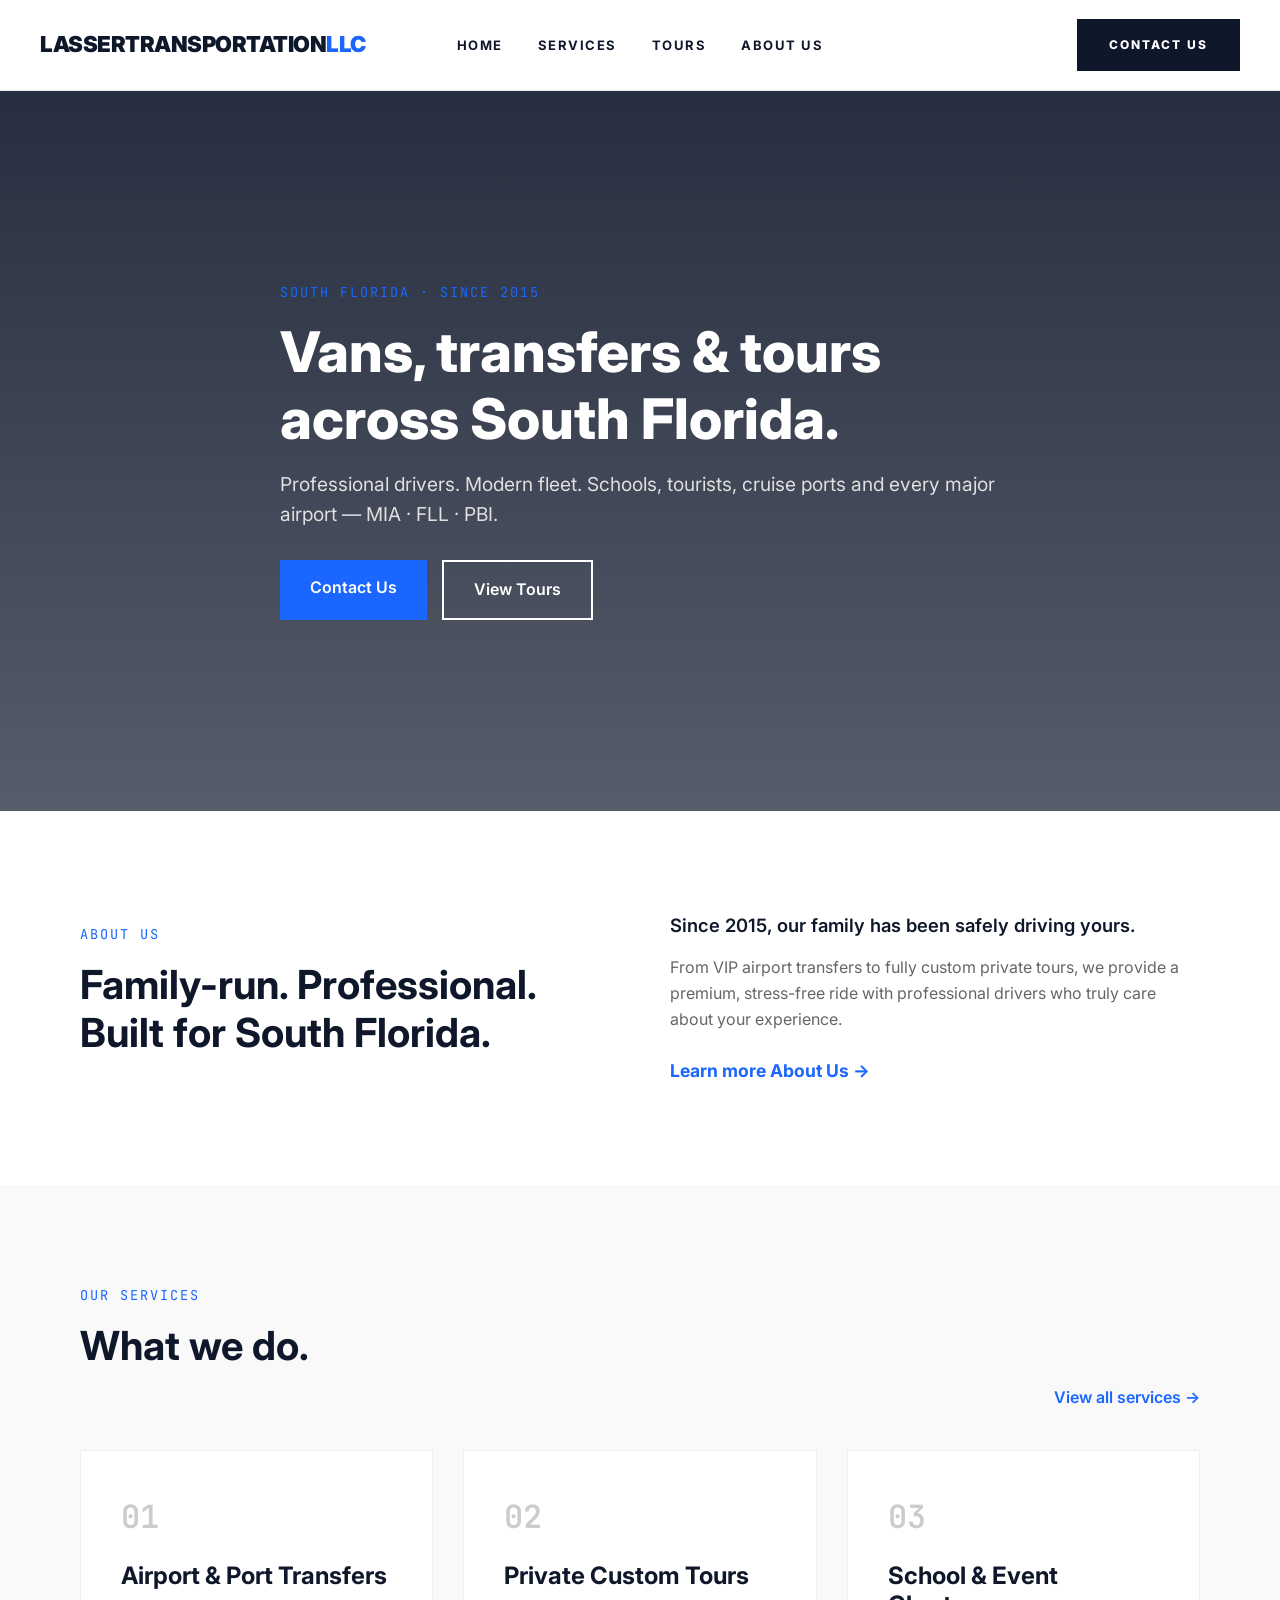
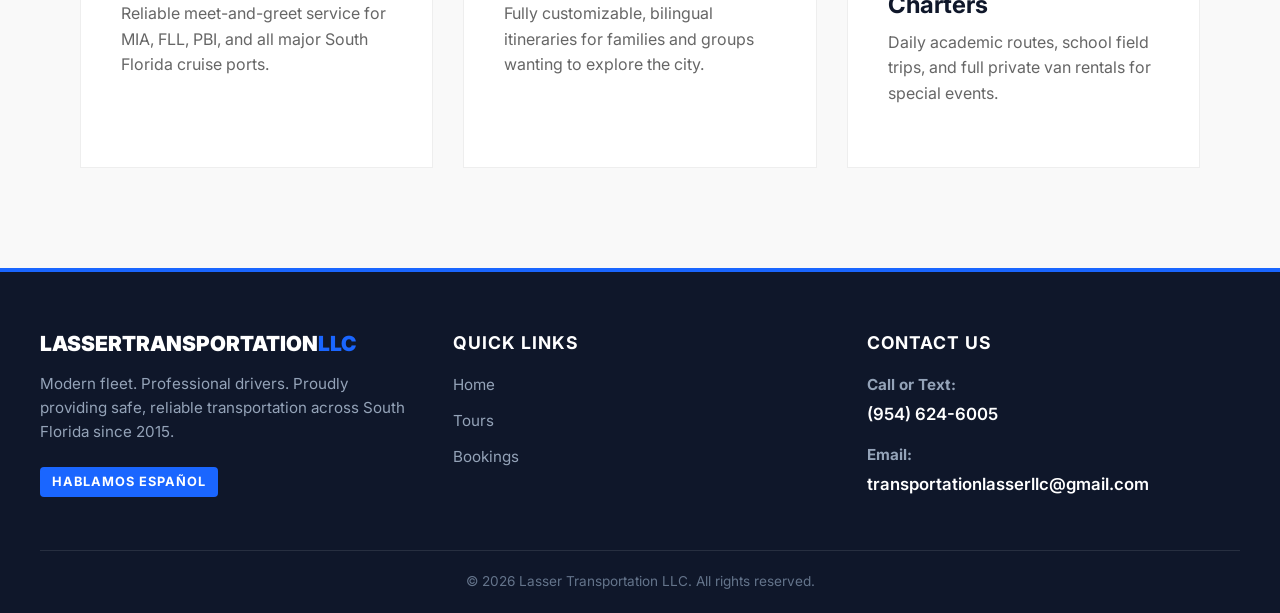
<file: index.html>
<!DOCTYPE html>
<html lang="en">
<head>
  <meta charset="UTF-8" />
  <meta name="viewport" content="width=device-width, initial-scale=1.0" />
  <title>Lasser Transportation LLC — South Florida Vans, Tours & Transfers</title>
  
  <!-- FAVICON -->
  <link rel="icon" type="image/png" href="https://cdn.shopify.com/s/files/1/0771/9652/5726/files/bus-icon.png-modified.png?v=1783142462" />

  <meta name="description" content="South Florida transportation: school routes, tourist tours, and airport/port transfers from Miami, Fort Lauderdale, and Palm Beach." />
  <meta property="og:title" content="Lasser Transportation LLC" />
  <meta property="og:description" content="South Florida vans, tours, and airport/port transfers." />
  <meta property="og:type" content="website" />
  <link rel="canonical" href="https://lassertransportation.com/" />
  <link rel="preconnect" href="https://fonts.googleapis.com" />
  <link rel="preconnect" href="https://fonts.gstatic.com" crossorigin />
  <link href="https://fonts.googleapis.com/css2?family=Inter:wght@400;500;600;700;800;900&family=JetBrains+Mono:wght@400;600&display=swap" rel="stylesheet" />
  
  <!-- CACHE BUSTER -->
  <link rel="stylesheet" href="css/style.css?v=19" />
</head>
<body>
  
  <!-- THE HEADER WILL BE INJECTED RIGHT HERE BY MAIN.JS -->
  <div id="header-placeholder"></div>

  <section class="hero">
    <div class="hero-bg" style="background-image:url('https://images.unsplash.com/photo-1544620347-c4fd4a3d5957?w=1600&q=80');"></div>
    <div class="hero-overlay"></div>
    <div class="container hero-content">
      <span class="eyebrow">South Florida · Since 2015</span>
      <h1>Vans, transfers &amp; tours across South Florida.</h1>
      <p>Professional drivers. Modern fleet. Schools, tourists, cruise ports and every major airport — MIA · FLL · PBI.</p>
      <div class="hero-cta">
        <!-- LINK TO CONTACT PAGE -->
        <a href="contact.html" class="btn btn-primary">Contact Us</a>
        <a href="tours.html" class="btn btn-outline-light">View Tours</a>
      </div>
    </div>
  </section>

  <!-- PUNCHIER ABOUT US TEASER -->
  <section class="section">
    <div class="container about-grid">
      <div>
        <span class="eyebrow dark">About Us</span>
        <h2>Family-run. Professional. Built for South Florida.</h2>
      </div>
      <div class="about-text">
        <p style="font-size: 1.15rem; color: #0f172a; font-weight: 600; margin-bottom: 15px;">
          Since 2015, our family has been safely driving yours.
        </p>
        <p style="margin-bottom: 25px;">
          From VIP airport transfers to fully custom private tours, we provide a premium, stress-free ride with professional drivers who truly care about your experience. 
        </p>
        
        <!-- ATTENTION-GRABBING LINK TO THE NEW ABOUT US PAGE -->
        <a href="aboutus.html" class="link-arrow" style="font-weight: 700; font-size: 1.1rem; color: #1a66ff;">Learn more About Us &rarr;</a>
      </div>
    </div>
  </section>

  <!-- REMODELED SERVICES RECAP SECTION -->
  <section class="section section-alt">
    <div class="container">
      <div class="row-between">
        <div>
          <span class="eyebrow dark">Our Services</span>
          <h2 class="section-title">What we do.</h2>
        </div>
        <!-- LINK READY FOR YOUR NEXT PAGE -->
        <a href="services.html" class="link-arrow">View all services &rarr;</a>
      </div>
      
      <div class="services-grid">
        <article class="service-card">
          <span class="num">01</span>
          <h3>Airport & Port Transfers</h3>
          <p>Reliable meet-and-greet service for MIA, FLL, PBI, and all major South Florida cruise ports.</p>
        </article>
        
        <article class="service-card">
          <span class="num">02</span>
          <h3>Private Custom Tours</h3>
          <p>Fully customizable, bilingual itineraries for families and groups wanting to explore the city.</p>
        </article>
        
        <article class="service-card">
          <span class="num">03</span>
          <h3>School & Event Charters</h3>
          <p>Daily academic routes, school field trips, and full private van rentals for special events.</p>
        </article>
      </div>
    </div>
  </section>

  <div id="footer-placeholder"></div>

  <script src="js/main.js"></script>
</body>
</html>
</file>
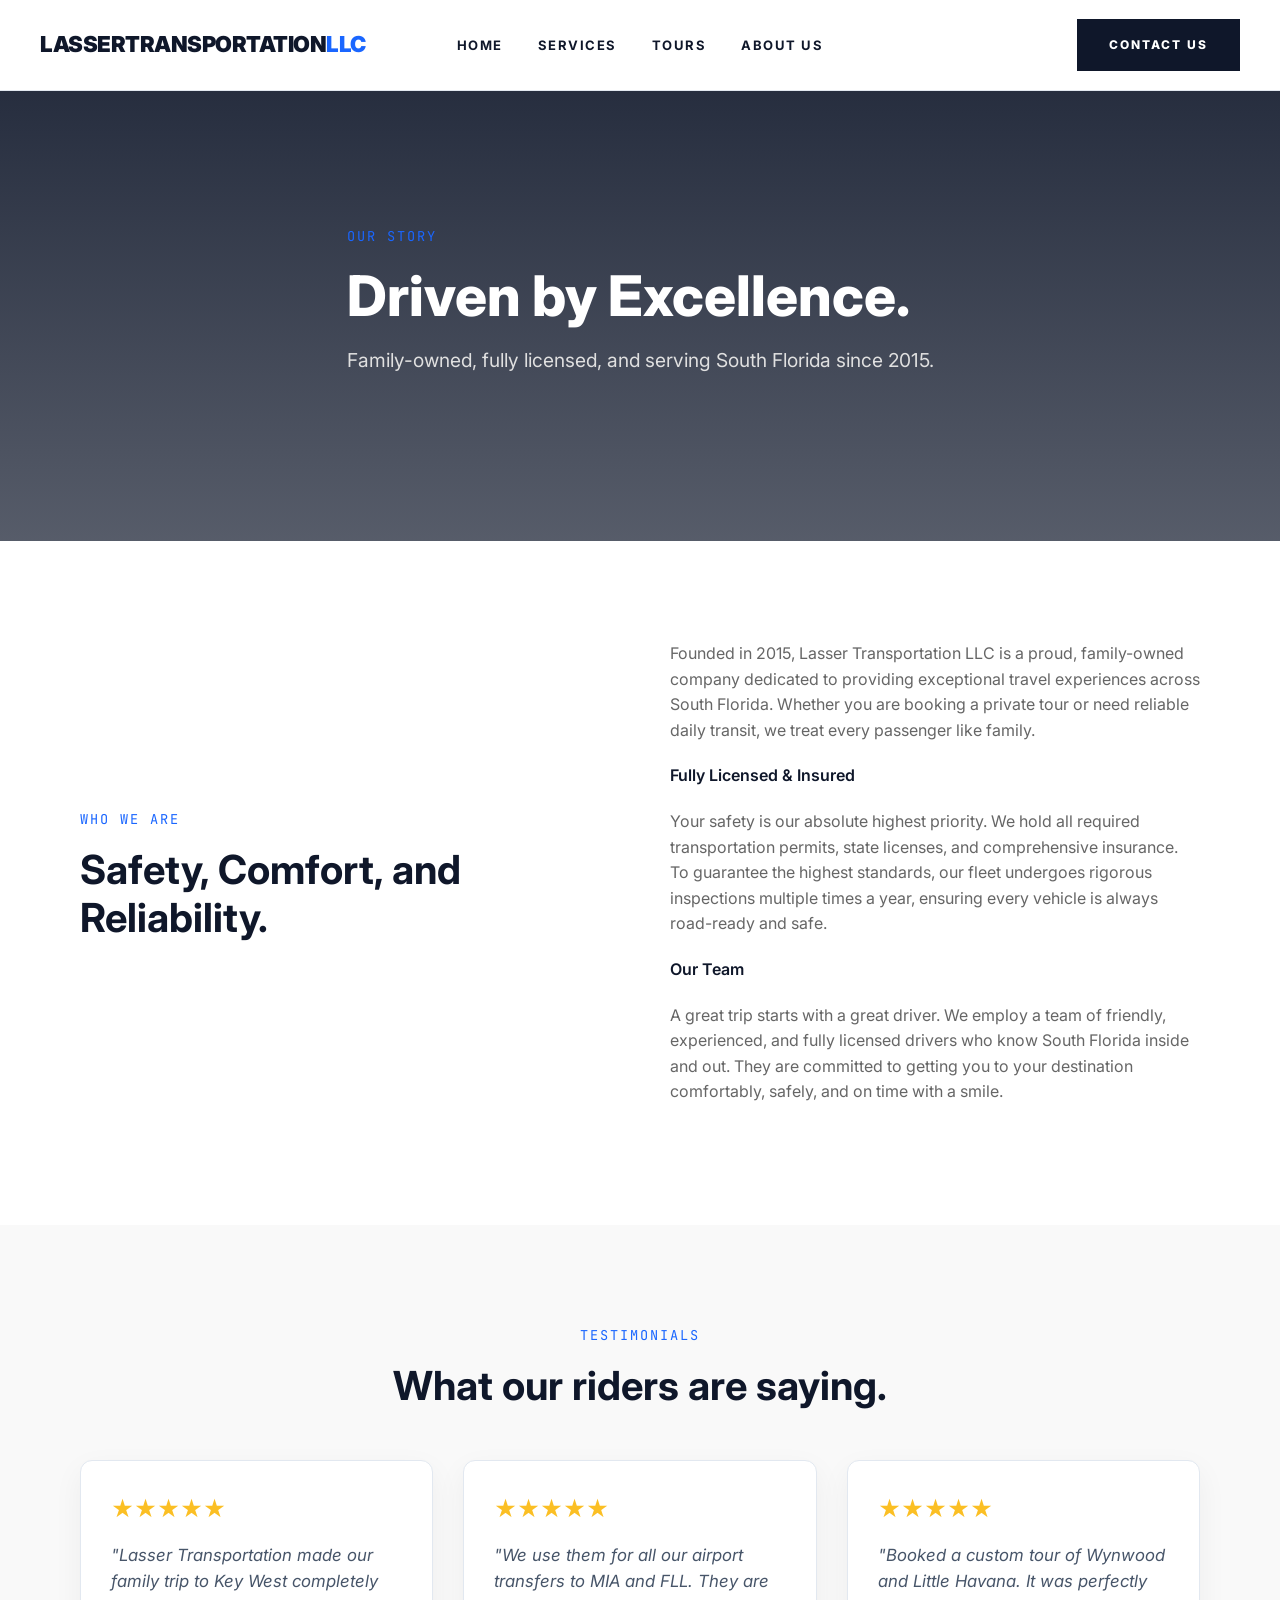
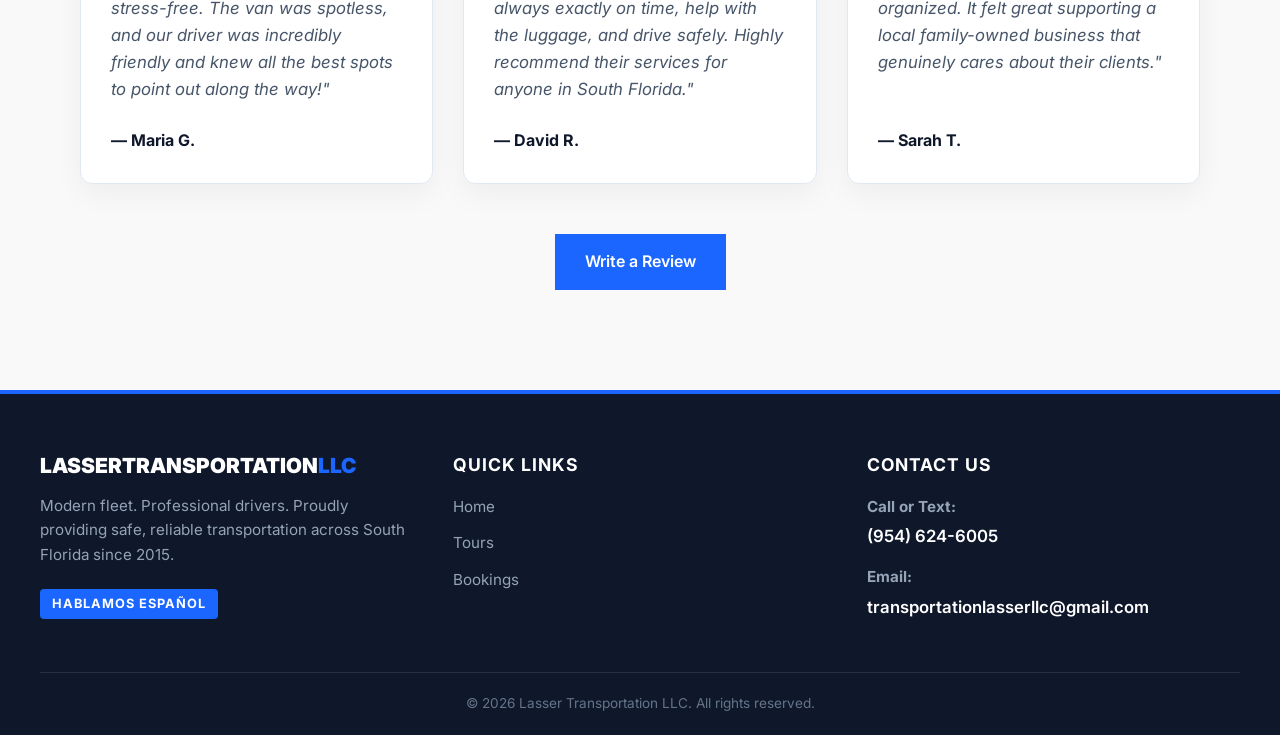
<file: aboutus.html>
<!DOCTYPE html>
<html lang="en">
<head>
  <meta charset="UTF-8" />
  <meta name="viewport" content="width=device-width, initial-scale=1.0" />
  <title>About Us — Lasser Transportation LLC</title>
  
  <!-- FAVICON -->
  <link rel="icon" type="image/png" href="https://cdn.shopify.com/s/files/1/0771/9652/5726/files/bus-icon.png-modified.png?v=1783142462" />

  <meta name="description" content="Learn more about Lasser Transportation LLC. A family-owned transportation company in South Florida, fully licensed and insured, serving you safely since 2015." />
  <meta property="og:title" content="About Us | Lasser Transportation LLC" />
  <meta property="og:description" content="A family-owned transportation company in South Florida, fully licensed and insured, serving you safely since 2015." />
  <meta property="og:type" content="website" />
  <link rel="canonical" href="https://lassertransportation.com/aboutus.html" />
  <link rel="preconnect" href="https://fonts.googleapis.com" />
  <link rel="preconnect" href="https://fonts.gstatic.com" crossorigin />
  <link href="https://fonts.googleapis.com/css2?family=Inter:wght@400;500;600;700;800;900&family=JetBrains+Mono:wght@400;600&display=swap" rel="stylesheet" />
  
  <!-- CACHE BUSTER -->
  <link rel="stylesheet" href="css/style.css?v=25" />
</head>
<body>
  
  <!-- THE HEADER WILL BE INJECTED RIGHT HERE BY MAIN.JS -->
  <div id="header-placeholder"></div>

  <!-- HERO SECTION -->
  <section class="hero" style="min-height: 50vh;">
    <div class="hero-bg" style="background-image:url('https://images.unsplash.com/photo-1449965408869-eaa3f722e40d?w=1600&q=80'); background-position: center center;"></div>
    <div class="hero-overlay"></div>
    <div class="container hero-content">
      <span class="eyebrow">Our Story</span>
      <h1>Driven by Excellence.</h1>
      <p>Family-owned, fully licensed, and serving South Florida since 2015.</p>
    </div>
  </section>

  <!-- ABOUT US DETAILS -->
  <section class="section">
    <div class="container about-grid">
      <div>
        <span class="eyebrow dark">Who We Are</span>
        <h2>Safety, Comfort, and Reliability.</h2>
      </div>
      <div class="about-text">
        <p>Founded in 2015, Lasser Transportation LLC is a proud, family-owned company dedicated to providing exceptional travel experiences across South Florida. Whether you are booking a private tour or need reliable daily transit, we treat every passenger like family.</p>
        
        <p style="font-weight: 600; color: #0f172a; margin-top: 15px;">Fully Licensed & Insured</p>
        <p>Your safety is our absolute highest priority. We hold all required transportation permits, state licenses, and comprehensive insurance. To guarantee the highest standards, our fleet undergoes rigorous inspections multiple times a year, ensuring every vehicle is always road-ready and safe.</p>
        
        <p style="font-weight: 600; color: #0f172a; margin-top: 15px;">Our Team</p>
        <p>A great trip starts with a great driver. We employ a team of friendly, experienced, and fully licensed drivers who know South Florida inside and out. They are committed to getting you to your destination comfortably, safely, and on time with a smile.</p>
      </div>
    </div>
  </section>

  <!-- REVIEWS SECTION -->
  <section class="section section-alt">
    <div class="container">
      <div style="text-align: center; margin-bottom: 50px;">
        <span class="eyebrow dark">Testimonials</span>
        <h2 class="section-title">What our riders are saying.</h2>
      </div>
      
      <div style="display: grid; grid-template-columns: repeat(auto-fit, minmax(300px, 1fr)); gap: 30px;">
        
        <!-- Review 1 -->
        <div style="background: #ffffff; padding: 30px; border-radius: 12px; box-shadow: 0 10px 30px rgba(0,0,0,0.05); border: 1px solid #e2e8f0; display: flex; flex-direction: column; justify-content: space-between;">
          <div>
            <div style="color: #fbbf24; font-size: 1.4rem; margin-bottom: 15px;">
              &#9733;&#9733;&#9733;&#9733;&#9733;
            </div>
            <p style="font-size: 1.05rem; color: #475569; margin-bottom: 25px; font-style: italic; line-height: 1.6;">
              "Lasser Transportation made our family trip to Key West completely stress-free. The van was spotless, and our driver was incredibly friendly and knew all the best spots to point out along the way!"
            </p>
          </div>
          <p style="font-weight: 700; color: #0f172a; margin: 0;">— Maria G.</p>
        </div>

        <!-- Review 2 -->
        <div style="background: #ffffff; padding: 30px; border-radius: 12px; box-shadow: 0 10px 30px rgba(0,0,0,0.05); border: 1px solid #e2e8f0; display: flex; flex-direction: column; justify-content: space-between;">
          <div>
            <div style="color: #fbbf24; font-size: 1.4rem; margin-bottom: 15px;">
              &#9733;&#9733;&#9733;&#9733;&#9733;
            </div>
            <p style="font-size: 1.05rem; color: #475569; margin-bottom: 25px; font-style: italic; line-height: 1.6;">
              "We use them for all our airport transfers to MIA and FLL. They are always exactly on time, help with the luggage, and drive safely. Highly recommend their services for anyone in South Florida."
            </p>
          </div>
          <p style="font-weight: 700; color: #0f172a; margin: 0;">— David R.</p>
        </div>

        <!-- Review 3 -->
        <div style="background: #ffffff; padding: 30px; border-radius: 12px; box-shadow: 0 10px 30px rgba(0,0,0,0.05); border: 1px solid #e2e8f0; display: flex; flex-direction: column; justify-content: space-between;">
          <div>
            <div style="color: #fbbf24; font-size: 1.4rem; margin-bottom: 15px;">
              &#9733;&#9733;&#9733;&#9733;&#9733;
            </div>
            <p style="font-size: 1.05rem; color: #475569; margin-bottom: 25px; font-style: italic; line-height: 1.6;">
              "Booked a custom tour of Wynwood and Little Havana. It was perfectly organized. It felt great supporting a local family-owned business that genuinely cares about their clients."
            </p>
          </div>
          <p style="font-weight: 700; color: #0f172a; margin: 0;">— Sarah T.</p>
        </div>

      </div>

      <!-- WRITE A REVIEW BUTTON LINKED TO NEW PAGE -->
      <div style="text-align: center; margin-top: 50px;">
        <a href="WriteReview.html" class="btn btn-primary">Write a Review</a>
      </div>

    </div>
  </section>

  <!-- THE FOOTER WILL BE INJECTED RIGHT HERE BY MAIN.JS -->
  <div id="footer-placeholder"></div>

  <script src="js/main.js"></script>
</body>
</html>
</file>
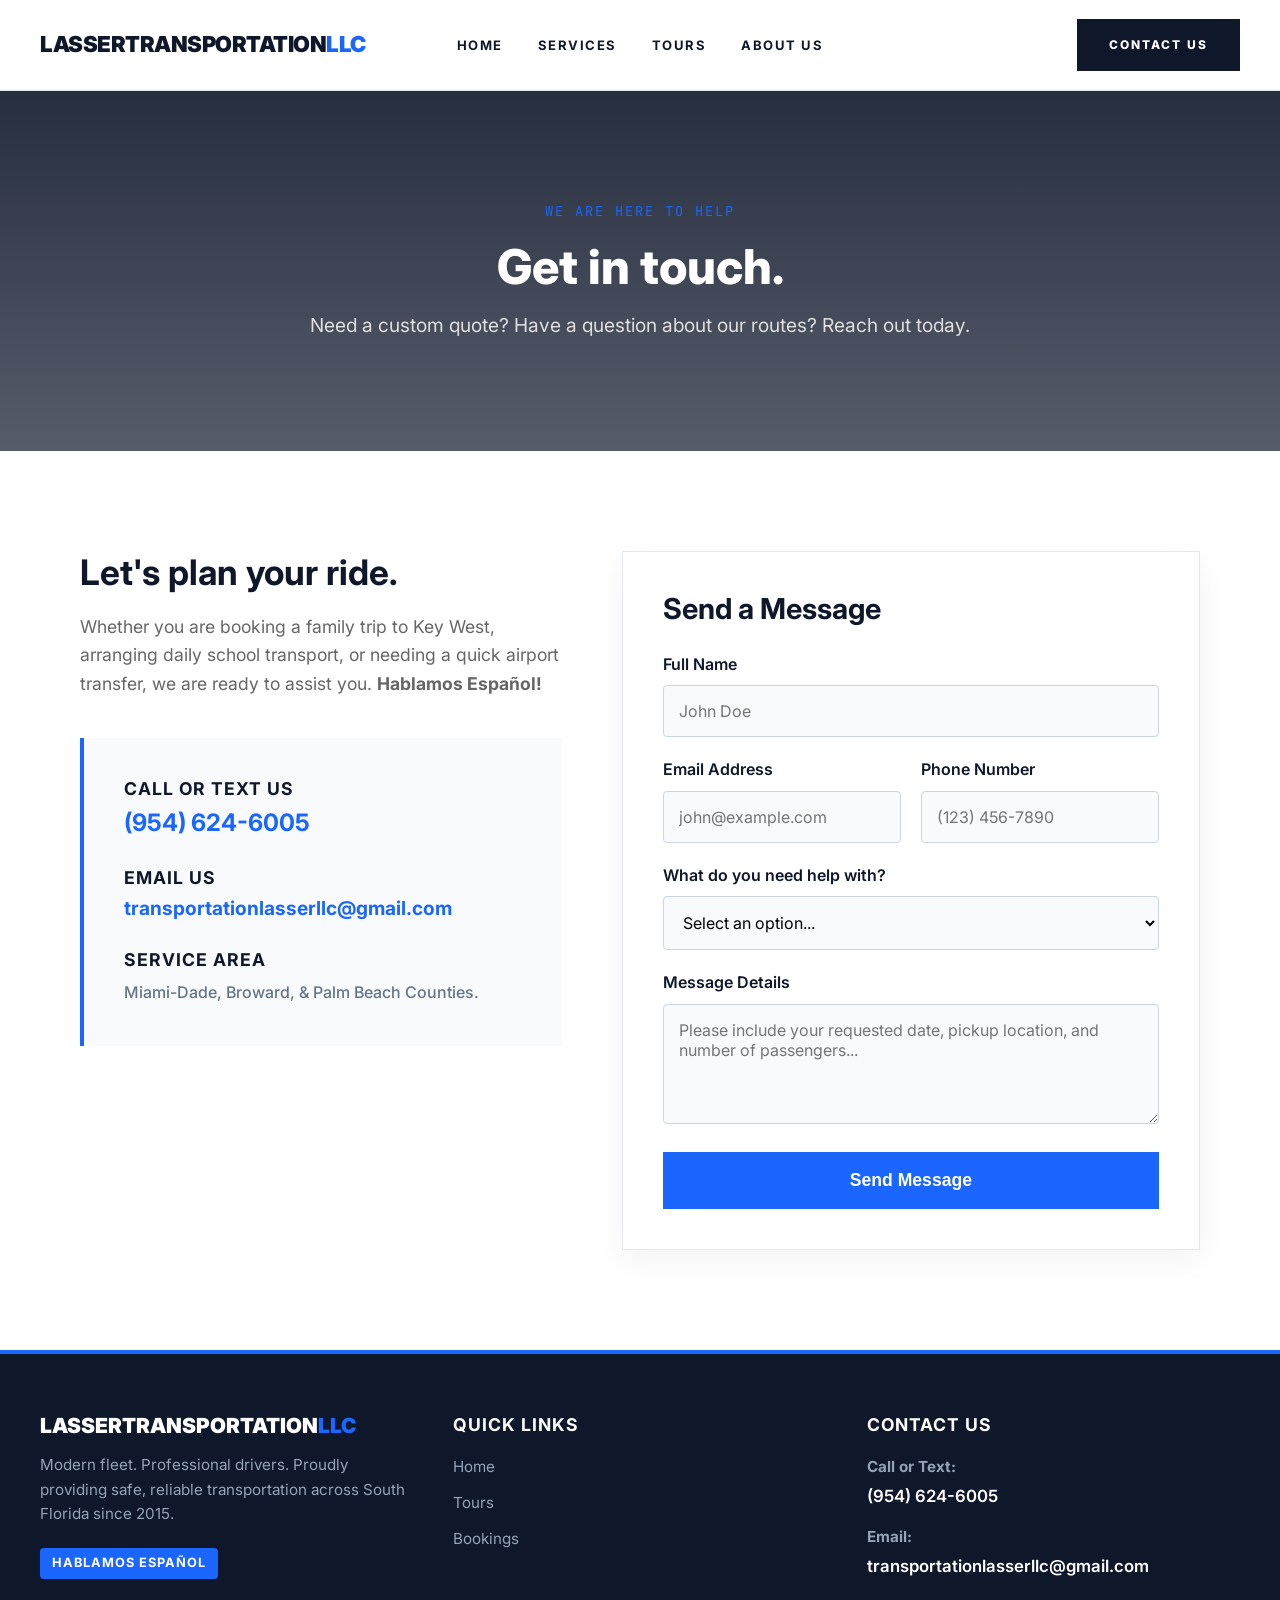
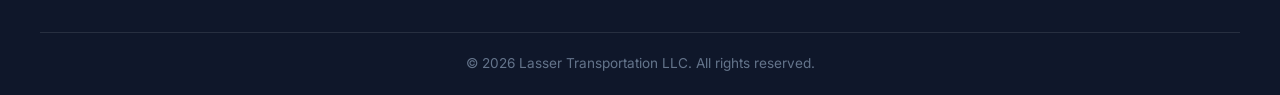
<file: contact.html>
<!DOCTYPE html>
<html lang="en">
<head>
  <meta charset="UTF-8" />
  <meta name="viewport" content="width=device-width, initial-scale=1.0" />
  <title>Contact Us — Lasser Transportation LLC</title>
  
  <!-- FAVICON -->
  <link rel="icon" type="image/png" href="https://cdn.shopify.com/s/files/1/0771/9652/5726/files/bus-icon.png-modified.png?v=1783142462" />

  <meta name="description" content="Contact Lasser Transportation for custom tour quotes, school transportation, and South Florida airport transfers." />
  <link rel="canonical" href="https://lassertransportation.com/contact.html" />
  <link rel="preconnect" href="https://fonts.googleapis.com" />
  <link rel="preconnect" href="https://fonts.gstatic.com" crossorigin />
  <link href="https://fonts.googleapis.com/css2?family=Inter:wght@400;500;600;700;800;900&family=JetBrains+Mono:wght@400;600&display=swap" rel="stylesheet" />
  
  <!-- CACHE BUSTER -->
  <link rel="stylesheet" href="css/style.css?v=16" />

  <!-- CUSTOM FORM STYLING TO MAKE IT POP -->
  <style>
    .contact-layout {
      display: grid;
      grid-template-columns: 1fr 1.2fr;
      gap: 60px;
      align-items: start;
    }
    .contact-info-box {
      background: #f8fafc;
      padding: 40px;
      border-left: 4px solid #1a66ff;
      margin-bottom: 30px;
    }
    .contact-info-box h3 {
      font-size: 1.1rem;
      color: #0f172a;
      text-transform: uppercase;
      letter-spacing: 1px;
      margin-bottom: 5px;
      margin-top: 25px;
    }
    .contact-info-box h3:first-child { margin-top: 0; }
    .contact-info-box a {
      font-size: 1.5rem;
      font-weight: 700;
      color: #1a66ff;
      text-decoration: none;
      word-break: break-all;
    }
    .contact-info-box a:hover { text-decoration: underline; }
    
    .custom-form {
      background: #ffffff;
      padding: 40px;
      border: 1px solid #e2e8f0;
      box-shadow: 0 10px 30px rgba(0,0,0,0.05);
    }
    .form-group {
      margin-bottom: 20px;
    }
    .form-group label {
      display: block;
      font-weight: 600;
      margin-bottom: 8px;
      color: #0f172a;
    }
    .form-group input, 
    .form-group select, 
    .form-group textarea {
      width: 100%;
      padding: 15px;
      border: 1px solid #cbd5e1;
      border-radius: 4px;
      font-family: 'Inter', sans-serif;
      font-size: 1rem;
      background: #f8fafc;
      transition: border 0.3s;
    }
    .form-group input:focus, 
    .form-group select:focus, 
    .form-group textarea:focus {
      outline: none;
      border-color: #1a66ff;
      background: #ffffff;
    }
    .form-group textarea {
      resize: vertical;
      min-height: 120px;
    }
    
    @media screen and (max-width: 768px) {
      .contact-layout {
        grid-template-columns: 1fr;
        gap: 40px;
      }
      .custom-form, .contact-info-box {
        padding: 25px;
      }
    }
  </style>
</head>
<body>
  
  <!-- HEADER INJECTED HERE -->
  <div id="header-placeholder"></div>

  <!-- HERO SECTION -->
  <section class="hero" style="min-height: 40vh;">
    <!-- Feel free to swap this background image out later! -->
    <div class="hero-bg" style="background-image:url('https://images.unsplash.com/photo-1498084988082-9382226388ce?w=1600&q=80'); background-position: center 60%;"></div>
    <div class="hero-overlay"></div>
    <div class="container hero-content text-center" style="max-width: 800px; margin: 0 auto; text-align: center;">
      <span class="eyebrow" style="justify-content: center;">We Are Here To Help</span>
      <h1 style="font-size: 3rem;">Get in touch.</h1>
      <p style="margin: 0 auto;">Need a custom quote? Have a question about our routes? Reach out today.</p>
    </div>
  </section>

  <!-- CONTACT SECTION -->
  <section class="section">
    <div class="container contact-layout">
      
      <!-- LEFT SIDE: CONTACT INFO -->
      <div>
        <h2 style="font-size: 2.2rem; margin-bottom: 20px;">Let's plan your ride.</h2>
        <p style="margin-bottom: 40px; font-size: 1.1rem;">Whether you are booking a family trip to Key West, arranging daily school transport, or needing a quick airport transfer, we are ready to assist you. <strong>Hablamos Español!</strong></p>
        
        <div class="contact-info-box">
          <h3>Call or Text Us</h3>
          <a href="tel:9546246005">(954) 624-6005</a>
          
          <h3>Email Us</h3>
          <a href="mailto:transportationlasserllc@gmail.com" style="font-size: 1.2rem;">transportationlasserllc@gmail.com</a>
          
          <h3>Service Area</h3>
          <p style="margin: 10px 0 0 0; color: #64748b; font-weight: 500;">Miami-Dade, Broward, & Palm Beach Counties.</p>
        </div>
      </div>

      <!-- RIGHT SIDE: THE FORM -->
      <div>
        <form class="custom-form" action="https://formsubmit.co/transportationlasserllc@gmail.com" method="POST">
          
          <!-- FormSubmit Configuration Settings -->
          <input type="hidden" name="_subject" value="New Website Inquiry - Lasser Transportation">
          <!-- Sends user to a generic thank you page after submitting -->
          <input type="hidden" name="_next" value="https://lassertransportation.com"> 
          <!-- Disables Captcha for a smoother user experience -->
          <input type="hidden" name="_captcha" value="false">

          <h3 style="font-size: 1.8rem; margin-bottom: 25px;">Send a Message</h3>

          <div class="form-group">
            <label for="name">Full Name</label>
            <input type="text" id="name" name="name" required placeholder="John Doe">
          </div>

          <div class="form-group" style="display: grid; grid-template-columns: 1fr 1fr; gap: 20px;">
            <div>
              <label for="email">Email Address</label>
              <input type="email" id="email" name="email" required placeholder="john@example.com">
            </div>
            <div>
              <label for="phone">Phone Number</label>
              <input type="tel" id="phone" name="phone" required placeholder="(123) 456-7890">
            </div>
          </div>

          <div class="form-group">
            <label for="service">What do you need help with?</label>
            <select id="service" name="service" required>
              <option value="" disabled selected>Select an option...</option>
              <option value="Custom Tour Quote">Custom Tour Quote</option>
              <option value="Airport/Port Transfer">Airport or Port Transfer</option>
              <option value="School Transportation">School Transportation</option>
              <option value="Private Charter">Private Charter Event</option>
              <option value="Other Question">Other Question</option>
            </select>
          </div>

          <div class="form-group">
            <label for="message">Message Details</label>
            <textarea id="message" name="message" required placeholder="Please include your requested date, pickup location, and number of passengers..."></textarea>
          </div>

          <button type="submit" class="btn btn-primary" style="width: 100%; border: none; font-size: 1.1rem; padding: 18px;">Send Message</button>
        </form>
      </div>

    </div>
  </section>

  <!-- FOOTER INJECTED HERE -->
  <div id="footer-placeholder"></div>

  <script src="js/main.js"></script>
</body>
</html>
</file>
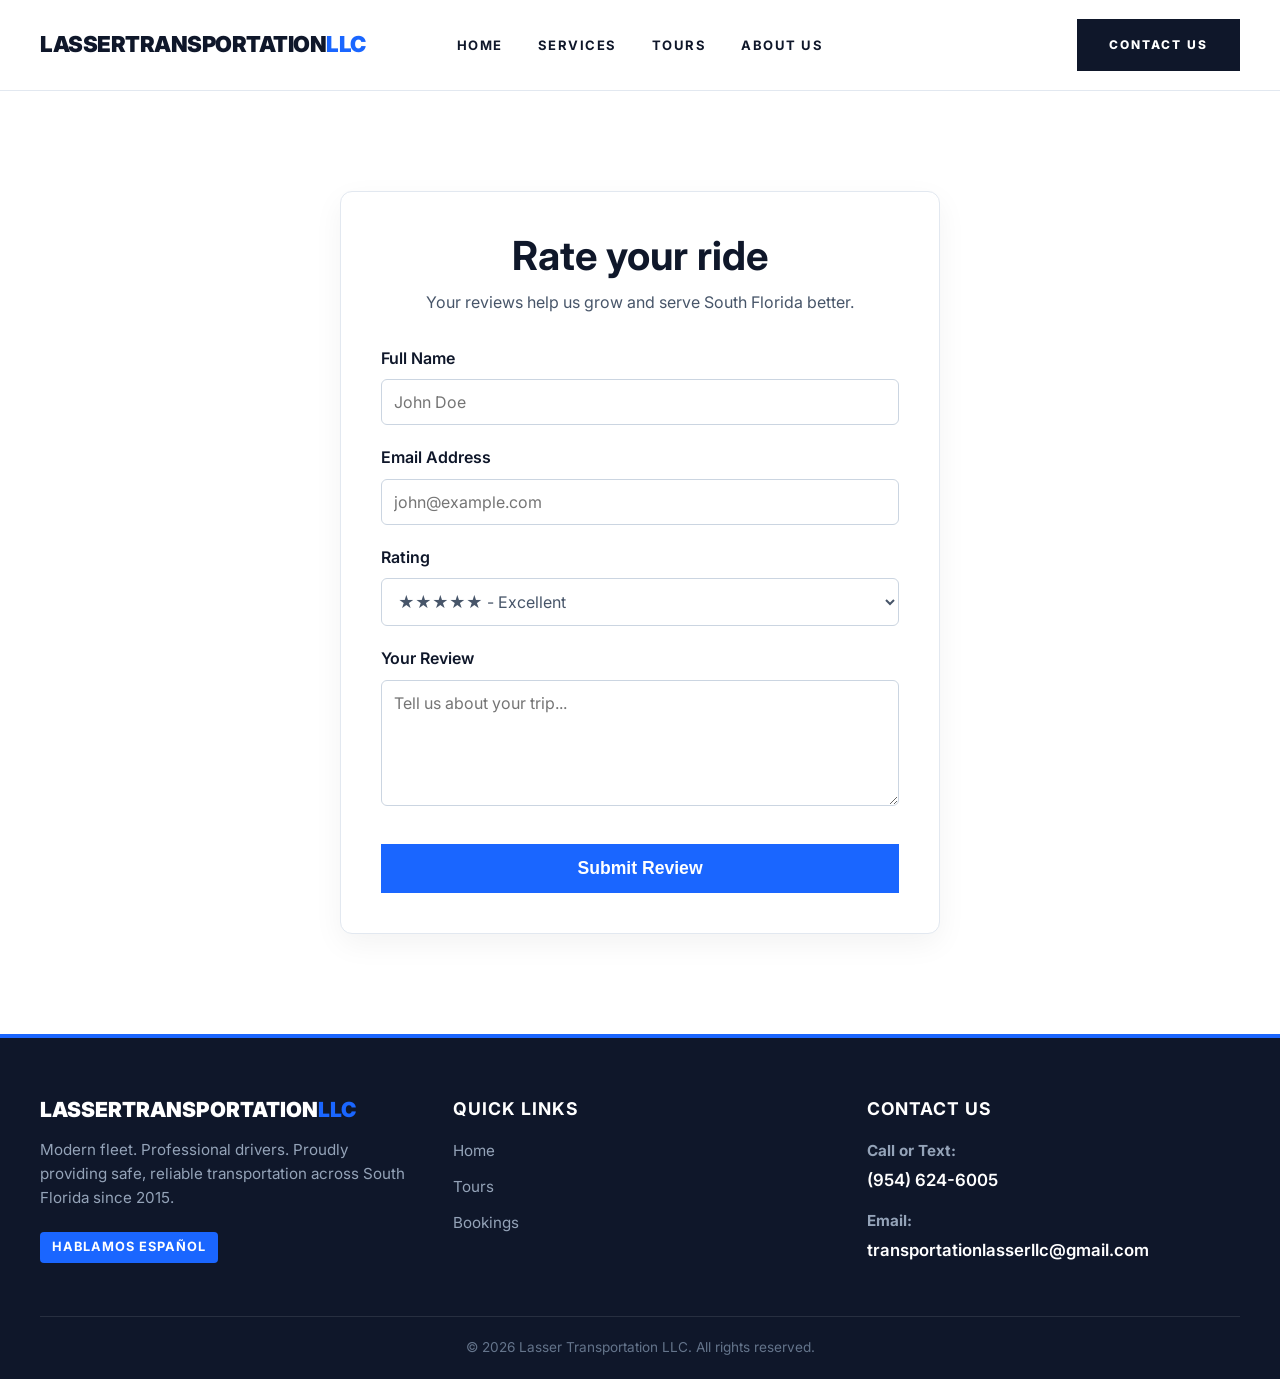
<file: WriteReview.html>
<!DOCTYPE html>
<html lang="en">
<head>
  <meta charset="UTF-8" />
  <meta name="viewport" content="width=device-width, initial-scale=1.0" />
  <title>Write a Review — Lasser Transportation LLC</title>
  
  <!-- FAVICON -->
  <link rel="icon" type="image/png" href="https://cdn.shopify.com/s/files/1/0771/9652/5726/files/bus-icon.png-modified.png?v=1783142462" />

  <meta name="description" content="Share your experience with Lasser Transportation LLC. We value your feedback to help us continue providing the best transportation in South Florida." />
  <meta property="og:title" content="Write a Review | Lasser Transportation LLC" />
  <meta property="og:description" content="Share your experience with Lasser Transportation LLC. We value your feedback!" />
  <meta property="og:type" content="website" />
  <link rel="canonical" href="https://lassertransportation.com/WriteReview.html" />
  <link rel="preconnect" href="https://fonts.googleapis.com" />
  <link rel="preconnect" href="https://fonts.gstatic.com" crossorigin />
  <link href="https://fonts.googleapis.com/css2?family=Inter:wght@400;500;600;700;800;900&family=JetBrains+Mono:wght@400;600&display=swap" rel="stylesheet" />
  
  <!-- CACHE BUSTER -->
  <link rel="stylesheet" href="css/style.css?v=25" />
</head>
<body>
  
  <!-- THE HEADER WILL BE INJECTED RIGHT HERE BY MAIN.JS -->
  <div id="header-placeholder"></div>

  <!-- REVIEW FORM SECTION ONLY -->
  <section class="section" style="padding-top: 100px;"> <!-- Added some top padding so it doesn't hide behind your navigation bar -->
    <div class="container">
      
      <div style="max-width: 600px; margin: 0 auto; background: #ffffff; padding: 40px; border-radius: 12px; box-shadow: 0 10px 30px rgba(0,0,0,0.05); border: 1px solid #e2e8f0;">
        <div style="text-align: center; margin-bottom: 30px;">
          <h2 style="margin-bottom: 10px; color: #0f172a;">Rate your ride</h2>
          <p style="color: #475569;">Your reviews help us grow and serve South Florida better.</p>
        </div>

        <!-- FORM CONNECTED TO YOUR FORMSPREE LINK -->
        <form action="https://formspree.io/f/xdaqqava" method="POST">
          
          <!-- Name Field -->
          <div style="margin-bottom: 20px;">
            <label for="reviewer-name" style="display: block; font-weight: 600; color: #0f172a; margin-bottom: 8px;">Full Name</label>
            <input type="text" id="reviewer-name" name="name" required placeholder="John Doe" style="width: 100%; padding: 12px; border: 1px solid #cbd5e1; border-radius: 6px; font-family: 'Inter', sans-serif; font-size: 1rem;" />
          </div>

          <!-- Email Field -->
          <div style="margin-bottom: 20px;">
            <label for="reviewer-email" style="display: block; font-weight: 600; color: #0f172a; margin-bottom: 8px;">Email Address</label>
            <input type="email" id="reviewer-email" name="email" required placeholder="john@example.com" style="width: 100%; padding: 12px; border: 1px solid #cbd5e1; border-radius: 6px; font-family: 'Inter', sans-serif; font-size: 1rem;" />
          </div>

          <!-- Rating Field -->
          <div style="margin-bottom: 20px;">
            <label for="reviewer-rating" style="display: block; font-weight: 600; color: #0f172a; margin-bottom: 8px;">Rating</label>
            <select id="reviewer-rating" name="rating" required style="width: 100%; padding: 12px; border: 1px solid #cbd5e1; border-radius: 6px; font-family: 'Inter', sans-serif; font-size: 1rem; color: #475569; background-color: #fff;">
              <option value="5 Stars">★★★★★ - Excellent</option>
              <option value="4 Stars">★★★★☆ - Very Good</option>
              <option value="3 Stars">★★★☆☆ - Average</option>
              <option value="2 Stars">★★☆☆☆ - Poor</option>
              <option value="1 Star">★☆☆☆☆ - Terrible</option>
            </select>
          </div>

          <!-- Review Message Field -->
          <div style="margin-bottom: 30px;">
            <label for="reviewer-message" style="display: block; font-weight: 600; color: #0f172a; margin-bottom: 8px;">Your Review</label>
            <textarea id="reviewer-message" name="message" rows="5" required placeholder="Tell us about your trip..." style="width: 100%; padding: 12px; border: 1px solid #cbd5e1; border-radius: 6px; font-family: 'Inter', sans-serif; font-size: 1rem; resize: vertical;"></textarea>
          </div>

          <!-- Submit Button -->
          <div style="text-align: center;">
            <button type="submit" class="btn btn-primary" style="width: 100%; cursor: pointer; border: none; font-size: 1.1rem; padding: 14px;">Submit Review</button>
          </div>

        </form>
      </div>

    </div>
  </section>

  <!-- THE FOOTER WILL BE INJECTED RIGHT HERE BY MAIN.JS -->
  <div id="footer-placeholder"></div>

  <script src="js/main.js"></script>
</body>
</html>
</file>
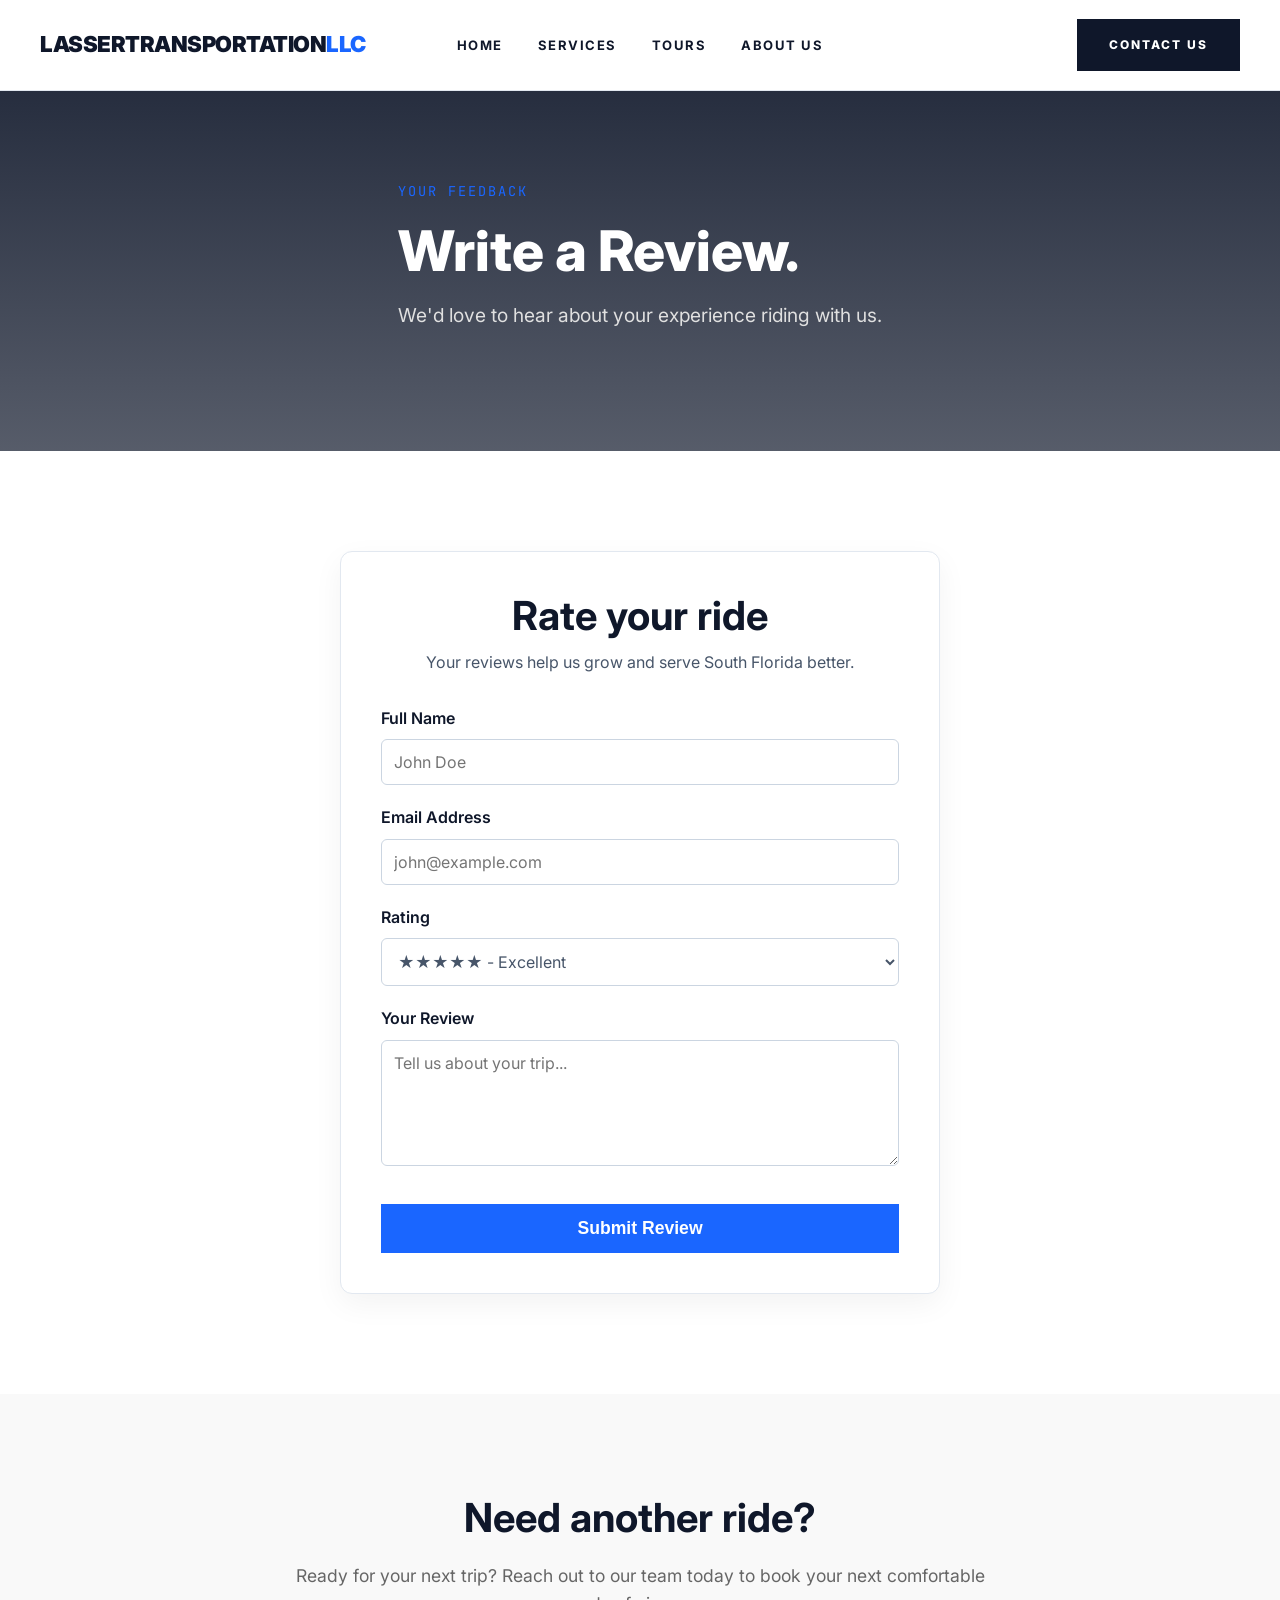
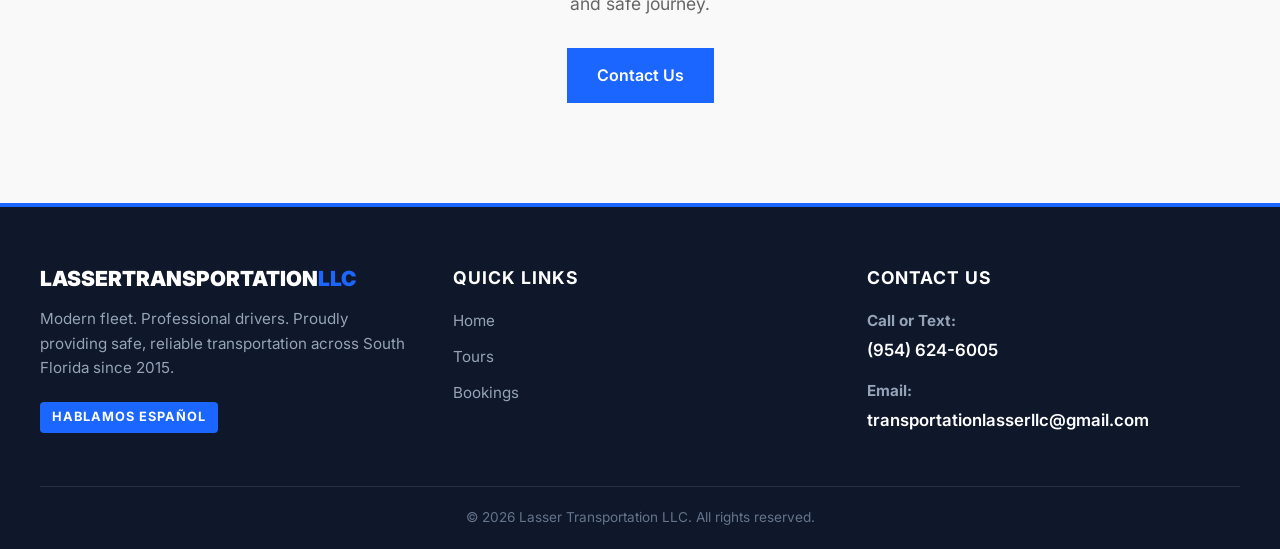
<file: writeReview.html>
<!DOCTYPE html>
<html lang="en">
<head>
  <meta charset="UTF-8" />
  <meta name="viewport" content="width=device-width, initial-scale=1.0" />
  <title>Write a Review — Lasser Transportation LLC</title>
  
  <!-- FAVICON -->
  <link rel="icon" type="image/png" href="https://cdn.shopify.com/s/files/1/0771/9652/5726/files/bus-icon.png-modified.png?v=1783142462" />

  <meta name="description" content="Share your experience with Lasser Transportation LLC. We value your feedback to help us continue providing the best transportation in South Florida." />
  <meta property="og:title" content="Write a Review | Lasser Transportation LLC" />
  <meta property="og:description" content="Share your experience with Lasser Transportation LLC. We value your feedback!" />
  <meta property="og:type" content="website" />
  <link rel="canonical" href="https://lassertransportation.com/WriteReview.html" />
  <link rel="preconnect" href="https://fonts.googleapis.com" />
  <link rel="preconnect" href="https://fonts.gstatic.com" crossorigin />
  <link href="https://fonts.googleapis.com/css2?family=Inter:wght@400;500;600;700;800;900&family=JetBrains+Mono:wght@400;600&display=swap" rel="stylesheet" />
  
  <!-- CACHE BUSTER -->
  <link rel="stylesheet" href="css/style.css?v=25" />
</head>
<body>
  
  <!-- THE HEADER WILL BE INJECTED RIGHT HERE BY MAIN.JS -->
  <div id="header-placeholder"></div>

  <!-- HERO SECTION -->
  <section class="hero" style="min-height: 40vh;">
    <!-- Using a slightly different positioning or you can change the image URL for variety -->
    <div class="hero-bg" style="background-image:url('https://images.unsplash.com/photo-1449965408869-eaa3f722e40d?w=1600&q=80'); background-position: center 60%;"></div>
    <div class="hero-overlay"></div>
    <div class="container hero-content">
      <span class="eyebrow">Your Feedback</span>
      <h1>Write a Review.</h1>
      <p>We'd love to hear about your experience riding with us.</p>
    </div>
  </section>

  <!-- REVIEW FORM SECTION -->
  <section class="section">
    <div class="container">
      
      <div style="max-width: 600px; margin: 0 auto; background: #ffffff; padding: 40px; border-radius: 12px; box-shadow: 0 10px 30px rgba(0,0,0,0.05); border: 1px solid #e2e8f0;">
        <div style="text-align: center; margin-bottom: 30px;">
          <h2 style="margin-bottom: 10px; color: #0f172a;">Rate your ride</h2>
          <p style="color: #475569;">Your reviews help us grow and serve South Florida better.</p>
        </div>

        <form action="#" method="POST" onsubmit="event.preventDefault(); alert('Thank you for your review!');">
          
          <!-- Name Field -->
          <div style="margin-bottom: 20px;">
            <label for="reviewer-name" style="display: block; font-weight: 600; color: #0f172a; margin-bottom: 8px;">Full Name</label>
            <input type="text" id="reviewer-name" name="name" required placeholder="John Doe" style="width: 100%; padding: 12px; border: 1px solid #cbd5e1; border-radius: 6px; font-family: 'Inter', sans-serif; font-size: 1rem;" />
          </div>

          <!-- Email Field -->
          <div style="margin-bottom: 20px;">
            <label for="reviewer-email" style="display: block; font-weight: 600; color: #0f172a; margin-bottom: 8px;">Email Address</label>
            <input type="email" id="reviewer-email" name="email" required placeholder="john@example.com" style="width: 100%; padding: 12px; border: 1px solid #cbd5e1; border-radius: 6px; font-family: 'Inter', sans-serif; font-size: 1rem;" />
          </div>

          <!-- Rating Field -->
          <div style="margin-bottom: 20px;">
            <label for="reviewer-rating" style="display: block; font-weight: 600; color: #0f172a; margin-bottom: 8px;">Rating</label>
            <select id="reviewer-rating" name="rating" required style="width: 100%; padding: 12px; border: 1px solid #cbd5e1; border-radius: 6px; font-family: 'Inter', sans-serif; font-size: 1rem; color: #475569; background-color: #fff;">
              <option value="5">★★★★★ - Excellent</option>
              <option value="4">★★★★☆ - Very Good</option>
              <option value="3">★★★☆☆ - Average</option>
              <option value="2">★★☆☆☆ - Poor</option>
              <option value="1">★☆☆☆☆ - Terrible</option>
            </select>
          </div>

          <!-- Review Message Field -->
          <div style="margin-bottom: 30px;">
            <label for="reviewer-message" style="display: block; font-weight: 600; color: #0f172a; margin-bottom: 8px;">Your Review</label>
            <textarea id="reviewer-message" name="message" rows="5" required placeholder="Tell us about your trip..." style="width: 100%; padding: 12px; border: 1px solid #cbd5e1; border-radius: 6px; font-family: 'Inter', sans-serif; font-size: 1rem; resize: vertical;"></textarea>
          </div>

          <!-- Submit Button -->
          <div style="text-align: center;">
            <button type="submit" class="btn btn-primary" style="width: 100%; cursor: pointer; border: none; font-size: 1.1rem; padding: 14px;">Submit Review</button>
          </div>

        </form>
      </div>

    </div>
  </section>

  <!-- CTA BANNER (Optional: Kept it for consistency) -->
  <section class="section section-alt">
    <div class="container text-center" style="text-align: center; max-width: 800px;">
      <h2 style="font-size: 2.5rem; margin-bottom: 20px;">Need another ride?</h2>
      <p style="font-size: 1.1rem; margin-bottom: 30px;">
        Ready for your next trip? Reach out to our team today to book your next comfortable and safe journey.
      </p>
      <a href="contact.html" class="btn btn-primary">Contact Us</a>
    </div>
  </section>

  <!-- THE FOOTER WILL BE INJECTED RIGHT HERE BY MAIN.JS -->
  <div id="footer-placeholder"></div>

  <script src="js/main.js"></script>
</body>
</html>
</file>
<file: css/style.css>
/* ======================================================= */
/* 1. BASE VARIABLES & EXACT THEME COLORS                  */
/* ======================================================= */
:root {
  --nav-dark: #0f172a; 
  --brand-blue: #1a66ff; 
  --text-dark: #333333;
  --text-light: #666666;
  --bg-light: #f9f9f9;
  --white: #ffffff;
  --font-main: 'Inter', Arial, sans-serif;
  --font-mono: 'JetBrains Mono', monospace;
}

* {
  margin: 0;
  padding: 0;
  box-sizing: border-box;
}

/* ======================================================= */
/* CUSTOM SCROLLBAR (Camouflaged & Modern)                 */
/* ======================================================= */
html {
  scrollbar-width: thin;
  scrollbar-color: #cbd5e1 #ffffff; 
}

::-webkit-scrollbar {
  width: 12px; 
}
::-webkit-scrollbar-track {
  background: #ffffff; 
}
::-webkit-scrollbar-thumb {
  background-color: #cbd5e1; 
  border-radius: 10px;
  border: 3px solid #ffffff; 
}
::-webkit-scrollbar-thumb:hover {
  background-color: #94a3b8; 
}

body {
  font-family: var(--font-main);
  color: var(--text-dark);
  line-height: 1.6;
  background-color: var(--white);
  overflow-x: hidden;
}

.container {
  max-width: 1200px;
  margin: 0 auto;
  padding: 0 40px;
}

/* ======================================================= */
/* 2. TYPOGRAPHY & BUTTONS                                 */
/* ======================================================= */
h1, h2, h3, h4 {
  color: var(--nav-dark);
  line-height: 1.2;
  margin-bottom: 15px;
}

h1 { font-size: 3.5rem; font-weight: 800; color: var(--white); }
h2 { font-size: 2.5rem; font-weight: 700; }
h3 { font-size: 1.5rem; font-weight: 700; margin-bottom: 10px; }

p { margin-bottom: 20px; color: var(--text-light); }
p.es { color: #888; font-size: 0.95rem; }

.eyebrow {
  display: block;
  font-family: var(--font-mono);
  font-size: 0.85rem;
  text-transform: uppercase;
  letter-spacing: 2px;
  color: var(--brand-blue); 
  margin-bottom: 15px;
}
.eyebrow.dark { color: var(--brand-blue); }

.btn {
  display: inline-block;
  padding: 15px 30px;
  font-weight: 600;
  text-decoration: none;
  transition: all 0.3s ease;
  cursor: pointer;
  border-radius: 0; 
}
.btn-primary {
  background-color: var(--brand-blue); 
  color: var(--white);
}
.btn-primary:hover {
  background-color: #0d4ed8; 
}
.btn-outline-light {
  border: 2px solid var(--white);
  color: var(--white);
}
.btn-outline-light:hover {
  background-color: var(--white);
  color: var(--nav-dark);
}

.link-arrow {
  color: var(--brand-blue);
  text-decoration: none;
  font-weight: 600;
}
.link-arrow:hover { text-decoration: underline; }

/* ======================================================= */
/* 3. NEW DESKTOP HEADER                                   */
/* ======================================================= */
.site-header {
  background-color: #ffffff;
  width: 100%;
  border-bottom: 1px solid #e2e8f0;
  position: relative;
  z-index: 9999;
}

.header-inner {
  display: flex;
  justify-content: space-between;
  align-items: center;
  padding: 0 40px; 
  height: 90px; 
  max-width: 100%;
}

.header-left { flex: 1; display: flex; justify-content: flex-start; }
.header-center { flex: 1; display: flex; justify-content: center; }
.header-right { flex: 1; display: flex; justify-content: flex-end; align-items: center; gap: 20px; }

.nav-logo {
  font-size: 22px;
  font-weight: 900;
  color: #0f172a; 
  text-decoration: none;
  letter-spacing: -0.5px;
}
.logo-llc {
  color: #1a66ff; 
}

.nav-links {
  display: flex;
  gap: 35px;
}
.nav-links a {
  text-decoration: none;
  color: #0f172a;
  font-weight: 700;
  font-size: 13px;
  letter-spacing: 1.5px;
}
.nav-links a:hover, .nav-links a.active {
  color: #1a66ff;
}

.btn-reserve {
  background-color: #0f172a;
  color: #ffffff;
  text-decoration: none;
  font-weight: 800;
  font-size: 12px;
  letter-spacing: 2px;
  padding: 16px 32px;
  border-radius: 0;
  transition: background 0.3s;
}
.btn-reserve:hover {
  background-color: #000000;
}

/* ======================================================= */
/* 4. HERO SECTION                                         */
/* ======================================================= */
.hero {
  position: relative;
  min-height: 80vh;
  display: flex;
  align-items: center;
}
.hero-bg {
  position: absolute;
  top: 0; left: 0; width: 100%; height: 100%;
  background-size: cover;
  background-position: center;
}
.hero-overlay {
  position: absolute;
  top: 0; left: 0; width: 100%; height: 100%;
  background: linear-gradient(rgba(15, 23, 42, 0.9), rgba(15, 23, 42, 0.7)); 
}
.hero-content {
  position: relative;
  z-index: 2;
  color: var(--white);
  max-width: 800px;
}
.hero-content p {
  color: #e0e0e0;
  font-size: 1.2rem;
  margin-bottom: 30px;
}
.hero-cta {
  display: flex;
  gap: 15px;
}

/* ======================================================= */
/* 5. SECTIONS & GRIDS                                     */
/* ======================================================= */
.section { padding: 100px 0; }
.section-alt { background-color: var(--bg-light); }
.section-title { margin-bottom: 40px; }

.row-between {
  display: flex;
  justify-content: space-between;
  align-items: flex-end;
  margin-bottom: 40px;
}

.about-grid {
  display: grid;
  grid-template-columns: 1fr 1fr;
  gap: 60px;
  align-items: center;
}

.services-grid {
  display: grid;
  grid-template-columns: repeat(auto-fit, minmax(300px, 1fr));
  gap: 30px;
}

.service-card {
  background: var(--white);
  padding: 40px;
  border: 1px solid #eee;
  border-radius: 0;
  transition: transform 0.3s, box-shadow 0.3s;
}
.service-card:hover {
  transform: translateY(-5px);
  box-shadow: 0 10px 30px rgba(0,0,0,0.05);
}
.service-card .num {
  font-family: var(--font-mono);
  color: #cccccc;
  font-size: 2rem;
  font-weight: 600;
  display: block;
  margin-bottom: 20px;
}

.tour-preview {
  display: grid;
  grid-template-columns: repeat(3, 1fr);
  gap: 30px;
}
.tour-thumb {
  text-decoration: none;
  color: inherit;
  display: block;
}
.tour-thumb img {
  width: 100%;
  height: 250px;
  object-fit: cover;
  border-radius: 0;
  margin-bottom: 15px;
}
.tour-thumb h4 { margin-bottom: 5px; }
.tour-thumb span { color: var(--brand-blue); font-weight: 800; }

/* ======================================================= */
/* 6. DESKTOP PROTECTION (HIDES MOBILE MENUS ON DESKTOP)   */
/* ======================================================= */
.custom-mobile-btn,
.custom-mobile-menu,
.mobile-menu-btn {
  display: none !important;
}

/* ======================================================= */
/* 7. STRICTLY MOBILE OVERRIDES (PHONES & TABLETS ONLY)    */
/* ======================================================= */
@media screen and (max-width: 992px) {
  
  html, body {
    overflow-x: hidden !important;
    width: 100vw !important;
    max-width: 100% !important;
  }
  
  .site-header {
    width: 100% !important;
  }

  .header-inner {
    padding: 15px 20px !important; 
    height: auto !important;
    display: flex !important;
    justify-content: space-between !important; 
    align-items: center !important;
    flex-wrap: nowrap !important;
  }
  
  .nav-logo {
    font-size: 17px !important;
    white-space: nowrap !important;
  }

  .nav-links {
    display: none !important; 
  }
  
  .header-right > * {
    display: none !important;
  }

  .header-right .custom-mobile-btn {
    display: block !important;
    background: transparent !important;
    border: none !important;
    font-size: 28px !important;
    color: #0f172a !important;
    cursor: pointer !important;
    padding: 0 !important;
    margin: 0 !important;
    line-height: 1 !important;
  }

  .custom-mobile-menu {
    display: none !important; 
    position: absolute;
    top: 100%;
    left: 0;
    width: 100%;
    background-color: #0f172a;
    flex-direction: column;
    text-align: center;
    padding: 10px 0;
    box-shadow: 0 10px 20px rgba(0,0,0,0.2);
    z-index: 99999;
  }
  
  .custom-mobile-menu.active {
    display: flex !important;
  }
  
  .custom-mobile-menu a {
    color: #ffffff;
    font-size: 14px;
    font-weight: 700;
    padding: 15px 20px;
    text-decoration: none;
    border-bottom: 1px solid rgba(255, 255, 255, 0.1);
    text-transform: uppercase;
    letter-spacing: 1px;
  }
  
  .custom-mobile-menu a:last-child {
    border-bottom: none;
  }

  .custom-mobile-menu a.mobile-reserve-link {
    background-color: var(--brand-blue);
    color: var(--white);
    margin: 15px 20px;
    border-radius: 4px;
    border-bottom: none;
    padding: 15px;
  }
  
  h1 { font-size: 2.2rem !important; }
  h2, h2.section-title { font-size: 1.8rem !important; }
  
  .hero-content {
    padding-top: 60px;
    padding-bottom: 60px;
  }
  .hero-cta {
    flex-direction: column;
  }
  
  /* Generic mobile stacking for other grids */
  .about-grid, .tour-preview, .row-between {
    display: flex !important;
    flex-direction: column !important;
    align-items: flex-start !important;
    gap: 30px !important;
  }
  
  .tour-thumb {
    width: 100% !important;
  }

  /* ======================================================= */
  /* HORIZONTAL SWIPE CAROUSEL FOR SERVICES (MOBILE ONLY)    */
  /* ======================================================= */
  .services-grid {
    display: flex !important;
    flex-direction: row !important;
    flex-wrap: nowrap !important;
    overflow-x: auto !important;
    scroll-snap-type: x mandatory;
    gap: 15px !important;
    padding-bottom: 20px !important;
    -webkit-overflow-scrolling: touch;
    scrollbar-width: none; /* Hides scrollbar in Firefox */
  }
  
  /* Hides scrollbar in Chrome/Safari */
  .services-grid::-webkit-scrollbar {
    display: none;
  }

  /* Compresses the cards to fit perfectly and snap into place */
  .service-card {
    min-width: 85% !important; 
    width: 85% !important;
    flex-shrink: 0 !important;
    scroll-snap-align: center;
    padding: 25px !important; /* Smaller, tighter padding for mobile */
  }

  .service-card .num {
    font-size: 1.5rem !important;
    margin-bottom: 10px !important;
  }

  .service-card h3 {
    font-size: 1.2rem !important;
  }
}
</file>
